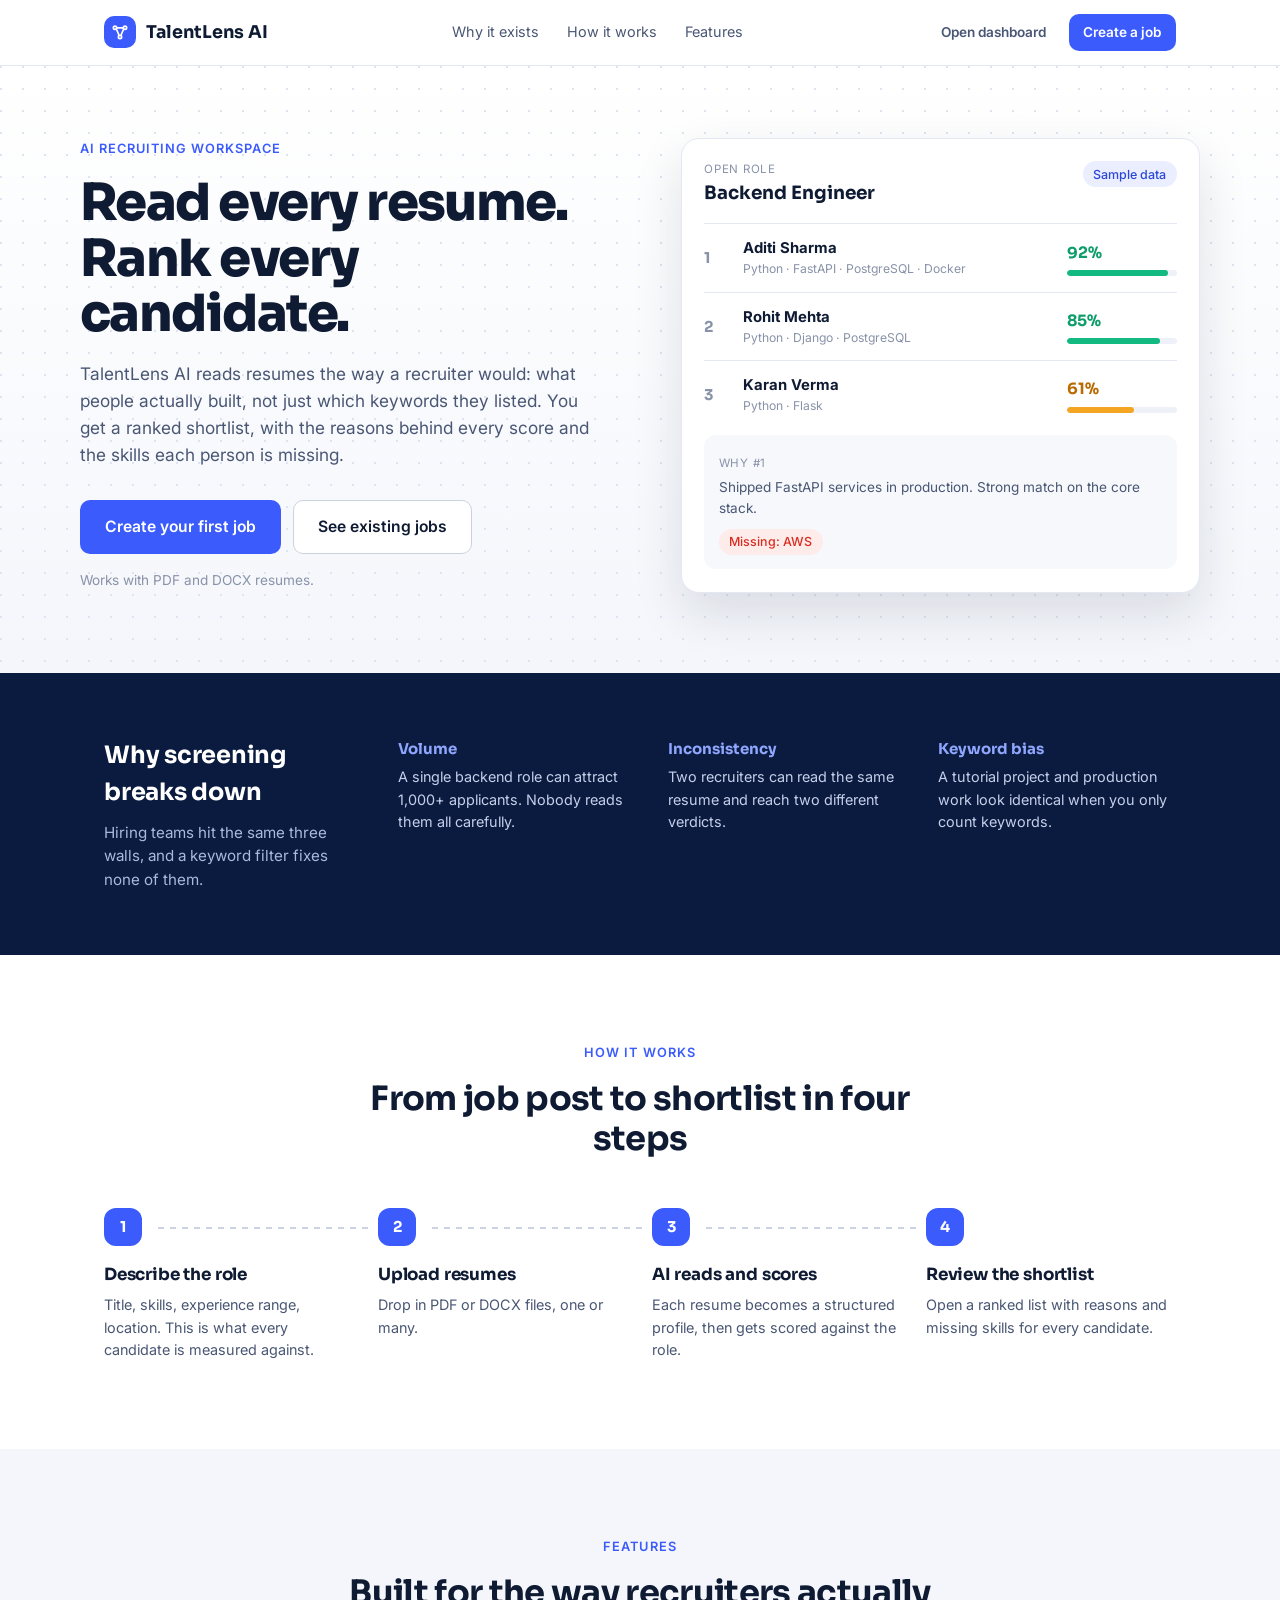
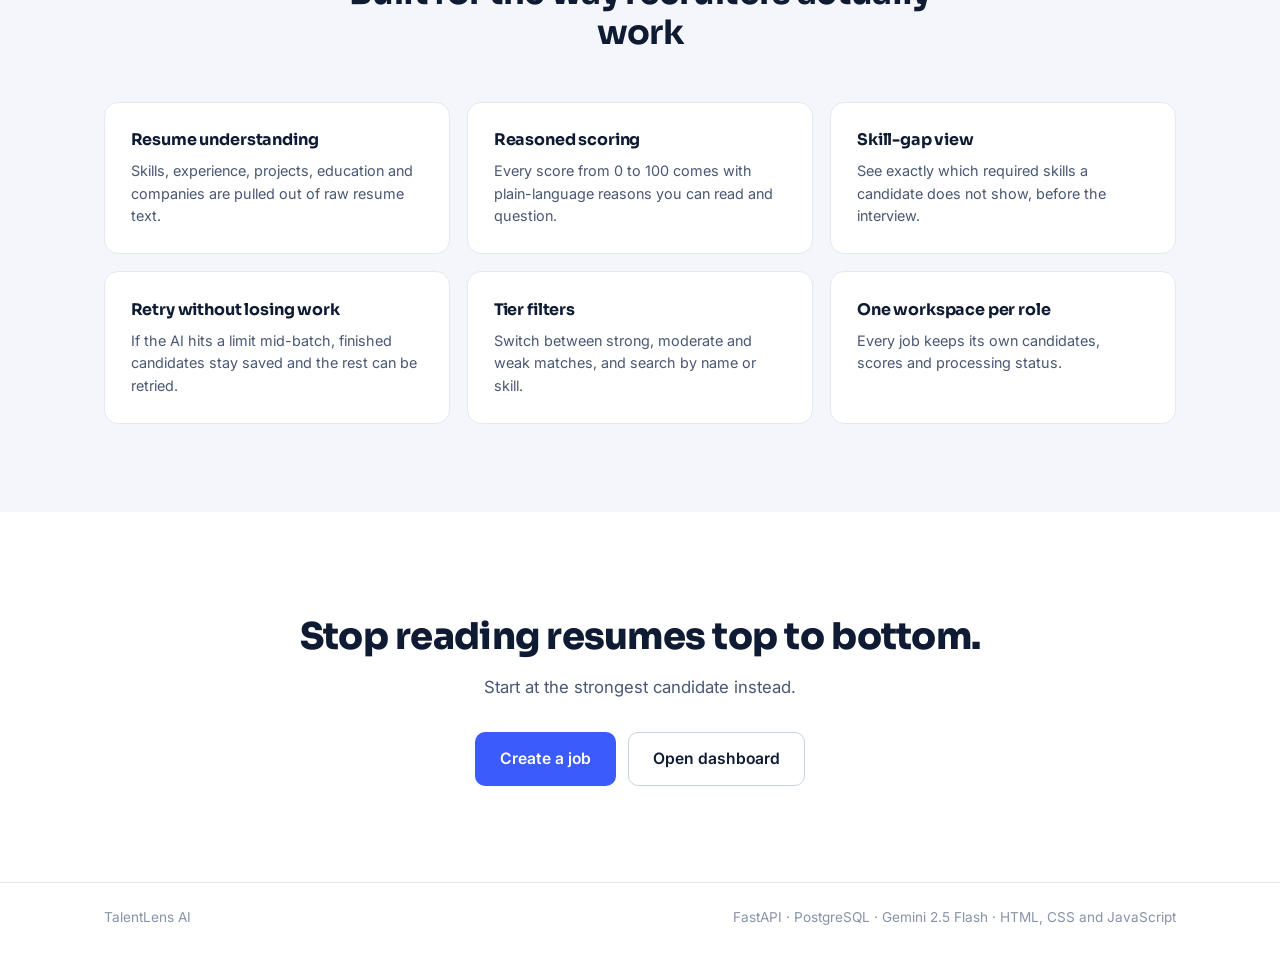
<file: frontend/index.html>
<!DOCTYPE html>
<html lang="en">

<head>
  <meta charset="UTF-8" />
  <meta name="viewport" content="width=device-width, initial-scale=1.0" />
  <title>TalentLens AI — Rank every candidate, read every resume</title>
  <meta name="description"
    content="TalentLens AI reads resumes the way a recruiter would and returns a ranked shortlist with the reasons behind every score." />
  <link rel="icon"
    href="data:image/svg+xml,%3Csvg xmlns='http://www.w3.org/2000/svg' viewBox='0 0 32 32'%3E%3Crect width='32' height='32' rx='9' fill='%233B5BFD'/%3E%3Ccircle cx='10' cy='11' r='3' fill='white'/%3E%3Ccircle cx='22' cy='11' r='3' fill='white'/%3E%3Ccircle cx='16' cy='23' r='3' fill='white'/%3E%3C/svg%3E" />

  <link rel="preconnect" href="https://fonts.googleapis.com" />
  <link rel="preconnect" href="https://fonts.gstatic.com" crossorigin />
  <link
    href="https://fonts.googleapis.com/css2?family=Inter:wght@400;500;600&family=Sora:wght@500;600;700;800&display=swap"
    rel="stylesheet" />
  <link rel="stylesheet" href="css/styles.css" />
  <link rel="stylesheet" href="css/landing.css" />
</head>

<body class="landing">

  <header class="l-nav">
    <div class="l-nav-inner">
      <a class="l-logo" href="index.html">
        <span class="brand-mark" aria-hidden="true">
          <svg viewBox="0 0 24 24" fill="none" stroke="currentColor" stroke-width="2" stroke-linecap="round"
            stroke-linejoin="round">
            <circle cx="6" cy="7" r="2" />
            <circle cx="18" cy="7" r="2" />
            <circle cx="12" cy="18" r="2" />
            <path d="M7.6 8.4l3.3 7.6M16.4 8.4l-3.3 7.6M8 7h8" />
          </svg>
        </span>
        TalentLens AI
      </a>
      <nav class="l-links" aria-label="Page sections">
        <a href="#problem">Why it exists</a>
        <a href="#how">How it works</a>
        <a href="#features">Features</a>
      </nav>
      <div class="l-actions">
        <a class="btn btn-ghost btn-sm" href="jobs.html">Open dashboard</a>
        <a class="btn btn-primary btn-sm" href="create-job.html">Create a job</a>
      </div>
    </div>
  </header>

  <main>
    <!-- HERO -->
    <section class="l-hero">
      <div class="l-hero-grid">
        <div class="l-hero-copy">
          <p class="l-eyebrow">AI recruiting workspace</p>
          <h1 class="l-title">Read every resume.<br />Rank every candidate.</h1>
          <p class="l-sub">
            TalentLens AI reads resumes the way a recruiter would: what people actually
            built, not just which keywords they listed. You get a ranked shortlist,
            with the reasons behind every score and the skills each person is missing.
          </p>
          <div class="l-cta-row">
            <a class="btn btn-primary btn-lg" href="create-job.html">Create your first job</a>
            <a class="btn btn-outline btn-lg" href="jobs.html">See existing jobs</a>
          </div>
          <p class="l-note">Works with PDF and DOCX resumes.</p>
        </div>

        <!-- Sample card: static example, not real data -->
        <div class="mock" aria-label="Example of a ranked shortlist">
          <div class="mock-top">
            <div>
              <span class="mock-label">Open role</span>
              <strong class="mock-title">Backend Engineer</strong>
            </div>
            <span class="chip chip-brand">Sample data</span>
          </div>

          <div class="mock-row">
            <span class="mock-rank">1</span>
            <div class="mock-who">
              <strong>Aditi Sharma</strong>
              <span>Python · FastAPI · PostgreSQL · Docker</span>
            </div>
            <div class="mock-score tier-high"><b>92%</b><i><u style="width:92%"></u></i></div>
          </div>
          <div class="mock-row">
            <span class="mock-rank">2</span>
            <div class="mock-who">
              <strong>Rohit Mehta</strong>
              <span>Python · Django · PostgreSQL</span>
            </div>
            <div class="mock-score tier-high"><b>85%</b><i><u style="width:85%"></u></i></div>
          </div>
          <div class="mock-row">
            <span class="mock-rank">3</span>
            <div class="mock-who">
              <strong>Karan Verma</strong>
              <span>Python · Flask</span>
            </div>
            <div class="mock-score tier-mid"><b>61%</b><i><u style="width:61%"></u></i></div>
          </div>

          <div class="mock-foot">
            <span class="mock-foot-label">Why #1</span>
            <p>Shipped FastAPI services in production. Strong match on the core stack.</p>
            <span class="chip chip-bad">Missing: AWS</span>
          </div>
        </div>
      </div>
    </section>

    <!-- PROBLEM -->
    <section class="l-strip" id="problem">
      <div class="l-wrap l-strip-grid">
        <div>
          <h2>Why screening breaks down</h2>
          <p>Hiring teams hit the same three walls, and a keyword filter fixes none of them.</p>
        </div>
        <div class="l-problem">
          <strong>Volume</strong>
          <p>A single backend role can attract 1,000+ applicants. Nobody reads them all carefully.</p>
        </div>
        <div class="l-problem">
          <strong>Inconsistency</strong>
          <p>Two recruiters can read the same resume and reach two different verdicts.</p>
        </div>
        <div class="l-problem">
          <strong>Keyword bias</strong>
          <p>A tutorial project and production work look identical when you only count keywords.</p>
        </div>
      </div>
    </section>

    <!-- HOW IT WORKS -->
    <section class="l-section" id="how">
      <div class="l-wrap">
        <p class="l-eyebrow center">How it works</p>
        <h2 class="l-h2">From job post to shortlist in four steps</h2>
        <ol class="l-steps">
          <li>
            <span class="l-step-num">1</span>
            <h3>Describe the role</h3>
            <p>Title, skills, experience range, location. This is what every candidate is measured against.</p>
          </li>
          <li>
            <span class="l-step-num">2</span>
            <h3>Upload resumes</h3>
            <p>Drop in PDF or DOCX files, one or many.</p>
          </li>
          <li>
            <span class="l-step-num">3</span>
            <h3>AI reads and scores</h3>
            <p>Each resume becomes a structured profile, then gets scored against the role.</p>
          </li>
          <li>
            <span class="l-step-num">4</span>
            <h3>Review the shortlist</h3>
            <p>Open a ranked list with reasons and missing skills for every candidate.</p>
          </li>
        </ol>
      </div>
    </section>

    <!-- FEATURES -->
    <section class="l-section alt" id="features">
      <div class="l-wrap">
        <p class="l-eyebrow center">Features</p>
        <h2 class="l-h2">Built for the way recruiters actually work</h2>
        <div class="l-feature-grid">
          <article class="l-feature">
            <h3>Resume understanding</h3>
            <p>Skills, experience, projects, education and companies are pulled out of raw resume text.</p>
          </article>
          <article class="l-feature">
            <h3>Reasoned scoring</h3>
            <p>Every score from 0 to 100 comes with plain-language reasons you can read and question.</p>
          </article>
          <article class="l-feature">
            <h3>Skill-gap view</h3>
            <p>See exactly which required skills a candidate does not show, before the interview.</p>
          </article>
          <article class="l-feature">
            <h3>Retry without losing work</h3>
            <p>If the AI hits a limit mid-batch, finished candidates stay saved and the rest can be retried.</p>
          </article>
          <article class="l-feature">
            <h3>Tier filters</h3>
            <p>Switch between strong, moderate and weak matches, and search by name or skill.</p>
          </article>
          <article class="l-feature">
            <h3>One workspace per role</h3>
            <p>Every job keeps its own candidates, scores and processing status.</p>
          </article>
        </div>
      </div>
    </section>

    <!-- FINAL CTA -->
    <section class="l-final">
      <div class="l-wrap">
        <h2>Stop reading resumes top to bottom.</h2>
        <p>Start at the strongest candidate instead.</p>
        <div class="l-cta-row center">
          <a class="btn btn-primary btn-lg" href="create-job.html">Create a job</a>
          <a class="btn btn-outline btn-lg" href="jobs.html">Open dashboard</a>
        </div>
      </div>
    </section>
  </main>

  <footer class="l-footer">
    <div class="l-wrap l-footer-inner">
      <span>TalentLens AI</span>
      <span>FastAPI · PostgreSQL · Gemini 2.5 Flash · HTML, CSS and JavaScript</span>
    </div>
  </footer>

</body>

</html>
</file>
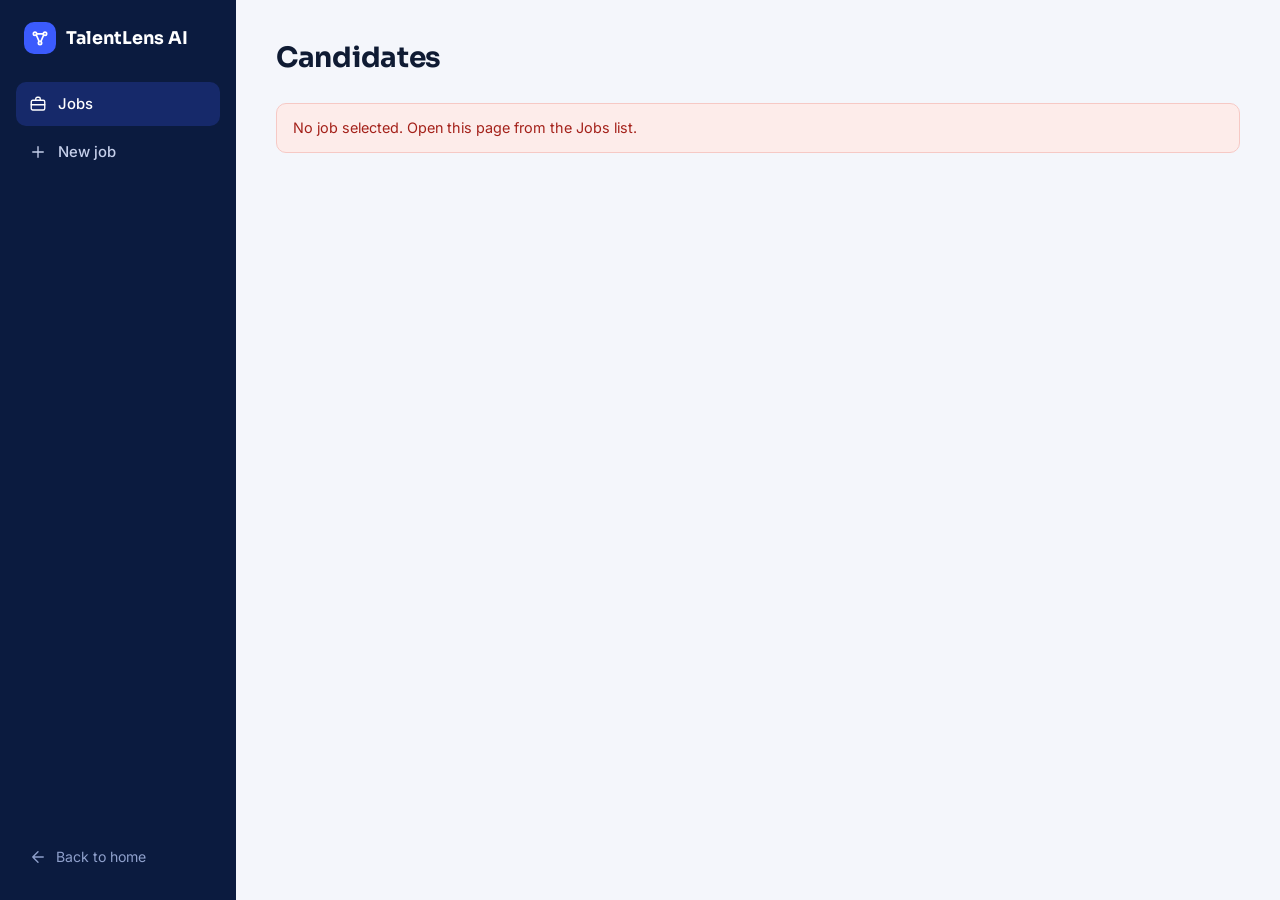
<file: frontend/candidates.html>
<!DOCTYPE html>
<html lang="en">
<head>
  <meta charset="UTF-8" />
  <meta name="viewport" content="width=device-width, initial-scale=1.0" />
  <title>Candidates — TalentLens AI</title>
  <link rel="icon" href="data:image/svg+xml,%3Csvg xmlns='http://www.w3.org/2000/svg' viewBox='0 0 32 32'%3E%3Crect width='32' height='32' rx='9' fill='%233B5BFD'/%3E%3Ccircle cx='10' cy='11' r='3' fill='white'/%3E%3Ccircle cx='22' cy='11' r='3' fill='white'/%3E%3Ccircle cx='16' cy='23' r='3' fill='white'/%3E%3C/svg%3E" />
  <link rel="preconnect" href="https://fonts.googleapis.com" />
  <link rel="preconnect" href="https://fonts.gstatic.com" crossorigin />
  <link href="https://fonts.googleapis.com/css2?family=Inter:wght@400;500;600&family=Sora:wght@500;600;700;800&display=swap" rel="stylesheet" />
  <link rel="stylesheet" href="css/styles.css" />
</head>
<body>
  <div class="app">
    <aside class="sidebar" id="sidebar"></aside>

    <main class="main">
      <div class="main-inner">

        <header id="job-head" class="page-head">
          <div>
            <h1>Candidates</h1>
          </div>
        </header>

        <div id="page-error" class="alert alert-error" hidden></div>
        <div id="banner" class="alert" hidden role="status"></div>

        <div id="loading" class="loading-block">
          <span class="spinner spinner-lg"></span><span>Loading candidates...</span>
        </div>

        <div id="content" hidden>

          <!-- Score distribution -->
          <section id="tier-card" class="card tier-card" hidden></section>

          <!-- Processing queue: candidates not yet extracted or scored -->
          <section id="queue-card" class="card queue" hidden></section>

          <!-- No candidates at all -->
          <section id="empty-card" class="card empty" hidden>
            <h2>No candidates yet</h2>
            <p>Upload resumes for this role to get a ranked shortlist with scores and reasons.</p>
            <a id="empty-upload" class="btn btn-primary btn-lg" href="#">Upload resumes</a>
          </section>

          <!-- Candidates exist, but none are scored yet -->
          <section id="none-ranked" class="empty" hidden>
            <p>No candidates are ranked yet. Use the processing queue above to extract and score them.</p>
          </section>

          <!-- Ranked list -->
          <section id="list-section" hidden>
            <div class="toolbar list-toolbar">
              <div class="search-box">
                <span id="search-icon"></span>
                <input id="search" type="search" placeholder="Search by name or skill" aria-label="Search candidates" />
              </div>
              <div id="tier-pills" class="pills" role="group" aria-label="Filter by match strength"></div>
              <select id="sort" class="select" aria-label="Sort candidates">
                <option value="score">Sort by score</option>
                <option value="name">Sort by name</option>
              </select>
            </div>
            <div id="no-results" class="empty" hidden><p>No candidates match your filters.</p></div>
            <div id="cand-list" class="cand-list"></div>
          </section>

        </div>
      </div>
    </main>
  </div>

  <script src="js/config.js"></script>
  <script src="js/api.js"></script>
  <script src="js/utils.js"></script>
  <script src="js/pipeline.js"></script>
  <script src="js/app-shell.js"></script>
  <script src="js/candidates.js"></script>
</body>
</html>
</file>
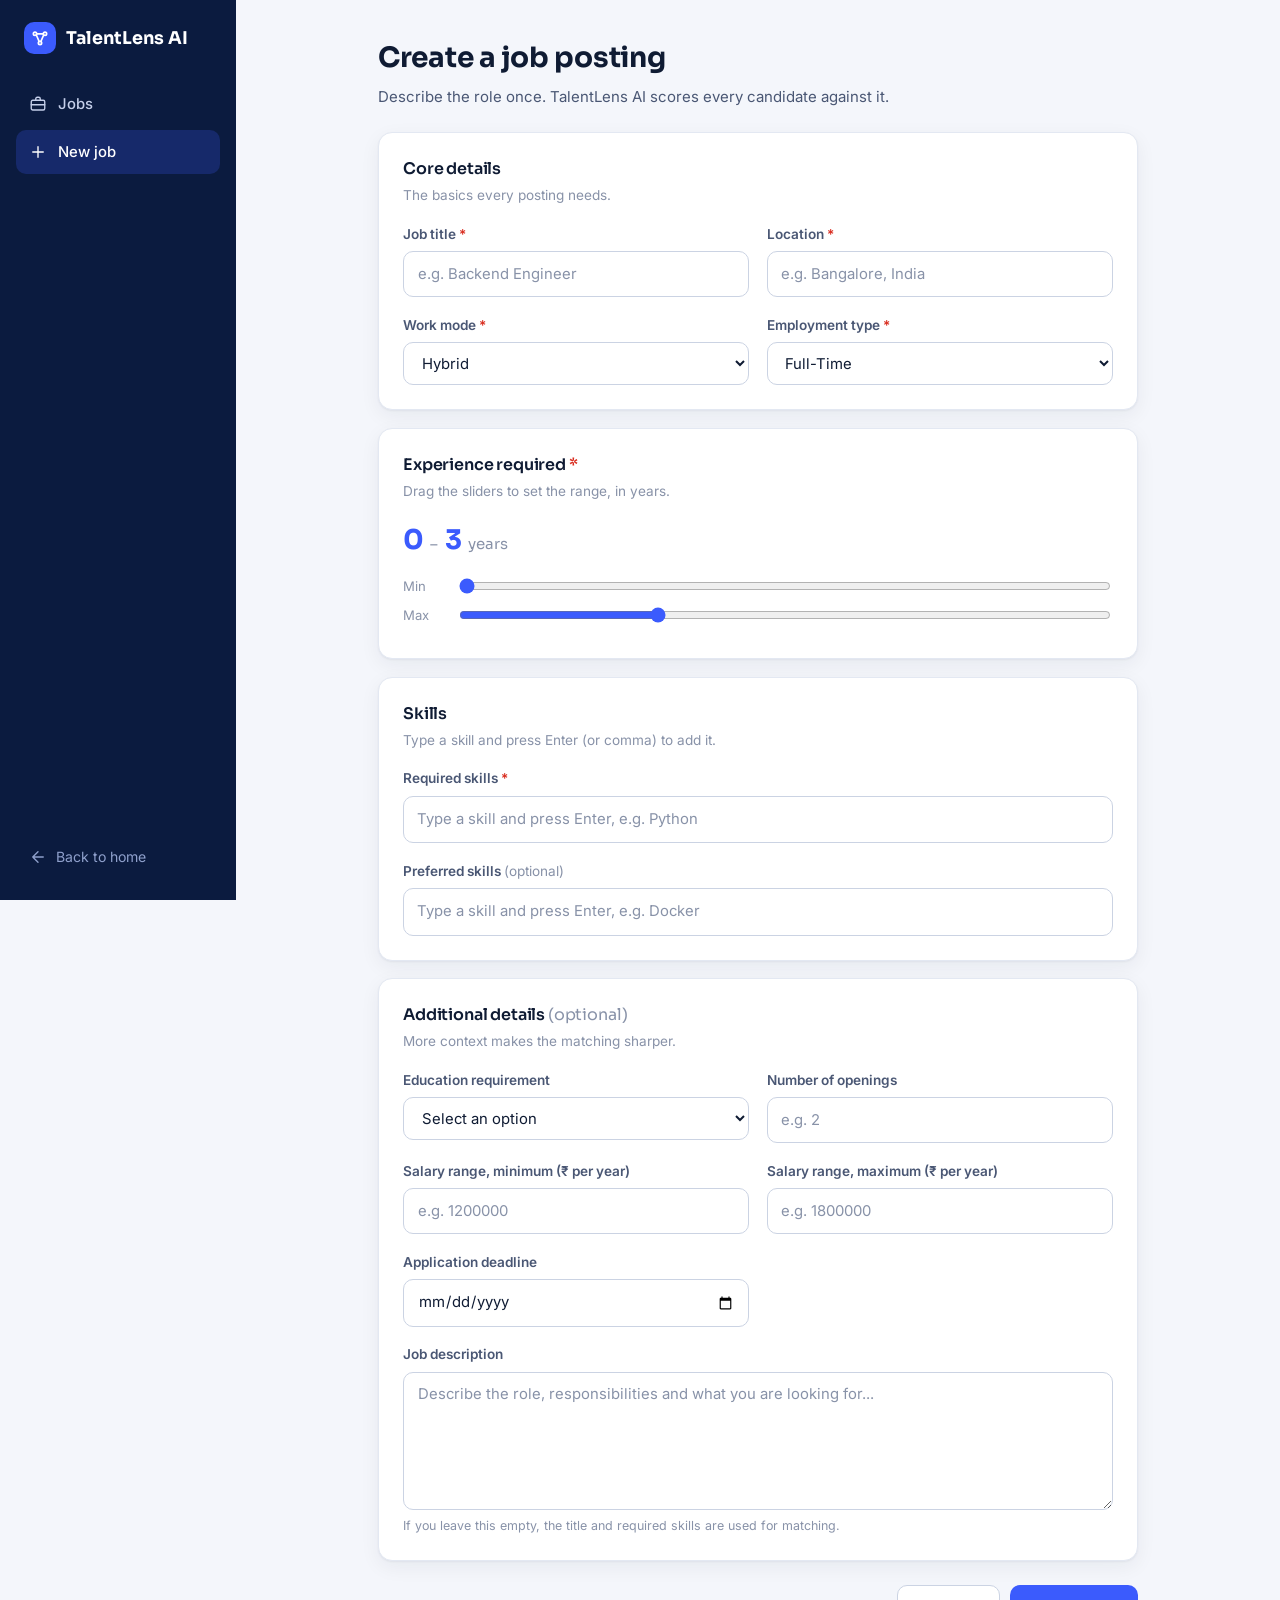
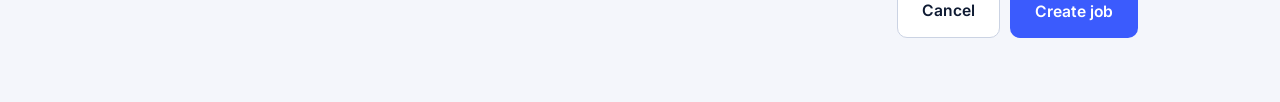
<file: frontend/create-job.html>
<!DOCTYPE html>
<html lang="en">

<head>
  <meta charset="UTF-8" />
  <meta name="viewport" content="width=device-width, initial-scale=1.0" />
  <title>Create job — TalentLens AI</title>
  <link rel="icon"
    href="data:image/svg+xml,%3Csvg xmlns='http://www.w3.org/2000/svg' viewBox='0 0 32 32'%3E%3Crect width='32' height='32' rx='9' fill='%233B5BFD'/%3E%3Ccircle cx='10' cy='11' r='3' fill='white'/%3E%3Ccircle cx='22' cy='11' r='3' fill='white'/%3E%3Ccircle cx='16' cy='23' r='3' fill='white'/%3E%3C/svg%3E" />
  <link rel="preconnect" href="https://fonts.googleapis.com" />
  <link rel="preconnect" href="https://fonts.gstatic.com" crossorigin />
  <link
    href="https://fonts.googleapis.com/css2?family=Inter:wght@400;500;600&family=Sora:wght@500;600;700;800&display=swap"
    rel="stylesheet" />
  <link rel="stylesheet" href="css/styles.css" />
</head>

<body>
  <div class="app">
    <aside class="sidebar" id="sidebar"></aside>

    <main class="main">
      <div class="main-inner form-page">

        <!-- FORM -->
        <div id="form-view">
          <header class="page-head">
            <div>
              <h1>Create a job posting</h1>
              <p class="page-sub">Describe the role once. TalentLens AI scores every candidate against it.</p>
            </div>
          </header>

          <form id="job-form" class="form-stack" novalidate>

            <section class="card">
              <h2 class="section-title">Core details</h2>
              <p class="section-sub">The basics every posting needs.</p>
              <div class="grid-2">
                <div class="field" data-field="title">
                  <label for="title">Job title <span class="req">*</span></label>
                  <input id="title" type="text" placeholder="e.g. Backend Engineer" autocomplete="off" />
                </div>
                <div class="field" data-field="location">
                  <label for="location">Location <span class="req">*</span></label>
                  <input id="location" type="text" list="city-list" placeholder="e.g. Bangalore, India"
                    autocomplete="off" />
                  <datalist id="city-list">
                    <option value="Bangalore, India"></option>
                    <option value="Hyderabad, India"></option>
                    <option value="Pune, India"></option>
                    <option value="Mumbai, India"></option>
                    <option value="Delhi NCR, India"></option>
                    <option value="Chennai, India"></option>
                    <option value="Indore, India"></option>
                    <option value="Remote, India"></option>
                  </datalist>
                </div>
                <div class="field" data-field="work_mode">
                  <label for="work_mode">Work mode <span class="req">*</span></label>
                  <select id="work_mode">
                    <option value="Remote">Remote</option>
                    <option value="Hybrid" selected>Hybrid</option>
                    <option value="Onsite">Onsite</option>
                  </select>
                </div>
                <div class="field" data-field="employment_type">
                  <label for="employment_type">Employment type <span class="req">*</span></label>
                  <select id="employment_type">
                    <option value="Full-Time" selected>Full-Time</option>
                    <option value="Internship">Internship</option>
                    <option value="Contract">Contract</option>
                  </select>
                </div>
              </div>
            </section>

            <section class="card">
              <h2 class="section-title">Experience required <span class="req">*</span></h2>
              <p class="section-sub">Drag the sliders to set the range, in years.</p>
              <div class="range-readout">
                <strong id="exp-min-out">0</strong><span>–</span><strong id="exp-max-out">3</strong><span>years</span>
              </div>
              <div class="range-row">
                <label for="exp-min">Min</label>
                <input id="exp-min" type="range" min="0" max="10" step="1" value="0" />
              </div>
              <div class="range-row">
                <label for="exp-max">Max</label>
                <input id="exp-max" type="range" min="0" max="10" step="1" value="3" />
              </div>
            </section>

            <section class="card">
              <h2 class="section-title">Skills</h2>
              <p class="section-sub">Type a skill and press Enter (or comma) to add it.</p>
              <div class="field" data-field="required_skills">
                <label>Required skills <span class="req">*</span></label>
                <div id="required-skills"></div>
              </div>
              <div class="field">
                <label>Preferred skills <span class="opt">(optional)</span></label>
                <div id="preferred-skills"></div>
              </div>
            </section>

            <section class="card">
              <h2 class="section-title">Additional details <span class="opt">(optional)</span></h2>
              <p class="section-sub">More context makes the matching sharper.</p>
              <div class="grid-2" style="margin-bottom:1.1rem">
                <div class="field">
                  <label for="education">Education requirement</label>
                  <select id="education">
                    <option value="">Select an option</option>
                    <option>No specific requirement</option>
                    <option>Diploma</option>
                    <option>Bachelor's Degree</option>
                    <option>Master's Degree</option>
                    <option>PhD</option>
                  </select>
                </div>
                <div class="field">
                  <label for="openings">Number of openings</label>
                  <input id="openings" type="number" min="1" step="1" placeholder="e.g. 2" />
                </div>
                <div class="field" data-field="salary">
                  <label for="salary-min">Salary range, minimum (₹ per year)</label>
                  <input id="salary-min" type="number" min="0" step="10000" placeholder="e.g. 1200000" />
                </div>
                <div class="field" data-field="salary-max">
                  <label for="salary-max">Salary range, maximum (₹ per year)</label>
                  <input id="salary-max" type="number" min="0" step="10000" placeholder="e.g. 1800000" />
                </div>
                <div class="field">
                  <label for="deadline">Application deadline</label>
                  <input id="deadline" type="date" />
                </div>
              </div>
              <div class="field">
                <label for="description">Job description</label>
                <textarea id="description" rows="5"
                  placeholder="Describe the role, responsibilities and what you are looking for..."></textarea>
                <span class="hint">If you leave this empty, the title and required skills are used for matching.</span>
              </div>
            </section>

            <div id="form-error" class="alert alert-error" hidden role="alert"></div>

            <div class="form-actions">
              <a class="btn btn-outline btn-lg" href="jobs.html">Cancel</a>
              <button id="submit-btn" class="btn btn-primary btn-lg" type="submit">Create job</button>
            </div>
          </form>
        </div>

        <!-- SUCCESS -->
        <div id="success-view" class="card success-card" hidden>
          <div class="success-mark" aria-hidden="true">&#10003;</div>
          <h2>Job created</h2>
          <p id="success-text"></p>
          <div class="success-actions">
            <a id="upload-link" class="btn btn-primary btn-lg" href="#">Upload resumes</a>
            <a class="btn btn-outline btn-lg" href="jobs.html">Go to jobs</a>
            <a class="btn btn-ghost btn-lg" href="create-job.html">Create another</a>
          </div>
        </div>

      </div>
    </main>
  </div>

  <script src="js/config.js"></script>
  <script src="js/api.js"></script>
  <script src="js/utils.js"></script>
  <script src="js/app-shell.js"></script>
  <script src="js/create-job.js"></script>
</body>

</html>
</file>
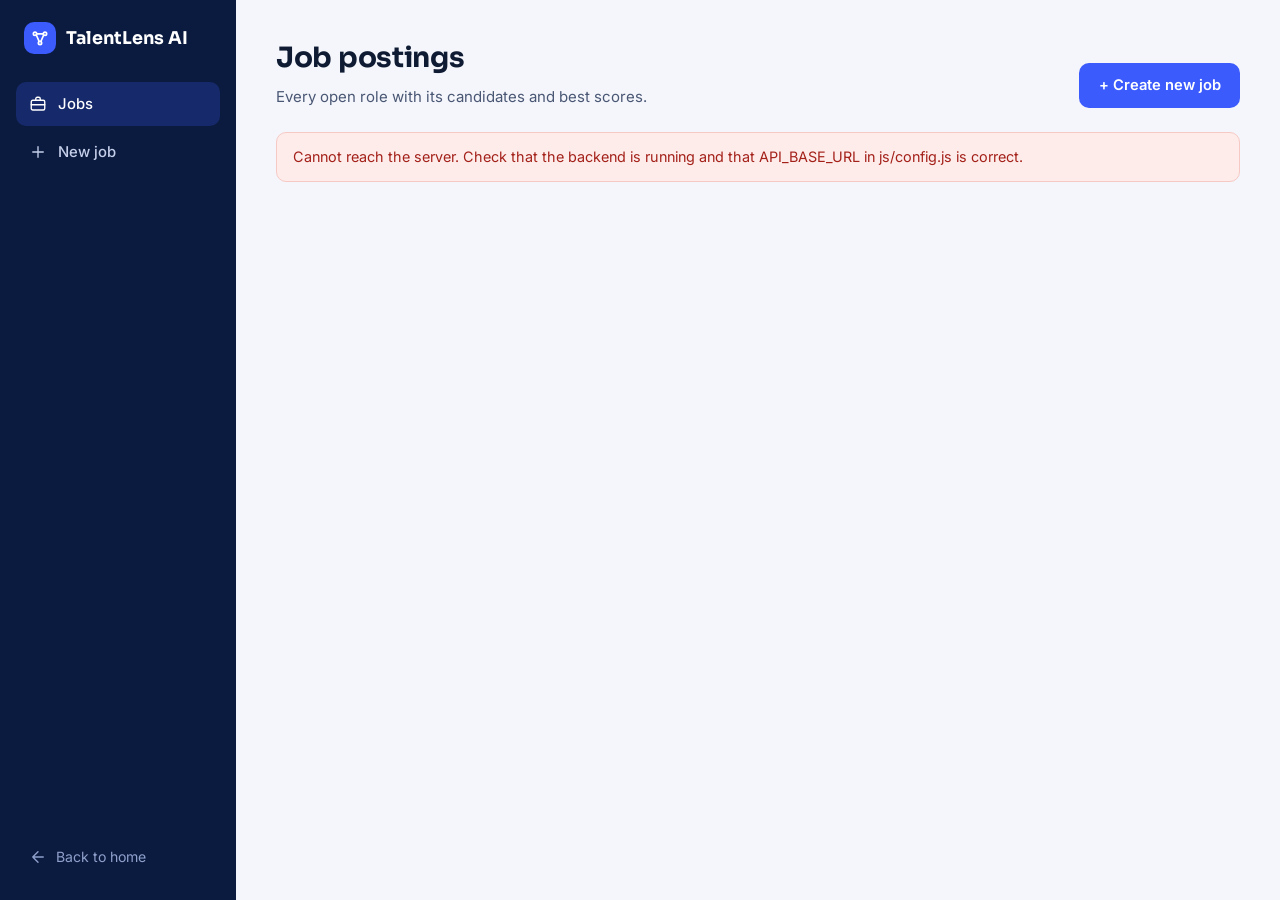
<file: frontend/jobs.html>
<!DOCTYPE html>
<html lang="en">

<head>
  <meta charset="UTF-8" />
  <meta name="viewport" content="width=device-width, initial-scale=1.0" />
  <title>Jobs — TalentLens AI</title>
  <link rel="icon"
    href="data:image/svg+xml,%3Csvg xmlns='http://www.w3.org/2000/svg' viewBox='0 0 32 32'%3E%3Crect width='32' height='32' rx='9' fill='%233B5BFD'/%3E%3Ccircle cx='10' cy='11' r='3' fill='white'/%3E%3Ccircle cx='22' cy='11' r='3' fill='white'/%3E%3Ccircle cx='16' cy='23' r='3' fill='white'/%3E%3C/svg%3E" />
  <link rel="preconnect" href="https://fonts.googleapis.com" />
  <link rel="preconnect" href="https://fonts.gstatic.com" crossorigin />
  <link
    href="https://fonts.googleapis.com/css2?family=Inter:wght@400;500;600&family=Sora:wght@500;600;700;800&display=swap"
    rel="stylesheet" />
  <link rel="stylesheet" href="css/styles.css" />
</head>

<body>
  <div class="app">
    <aside class="sidebar" id="sidebar"></aside>

    <main class="main">
      <div class="main-inner">

        <header class="page-head">
          <div>
            <h1>Job postings</h1>
            <p class="page-sub">Every open role with its candidates and best scores.</p>
          </div>
          <div class="head-actions">
            <a class="btn btn-primary" href="create-job.html">+ Create new job</a>
          </div>
        </header>

        <div id="error" class="alert alert-error" hidden></div>

        <section id="stats" class="stat-grid" hidden></section>

        <section id="toolbar" class="toolbar" hidden>
          <div class="search-box">
            <span id="search-icon"></span>
            <input id="search" type="search" placeholder="Search by title or location" aria-label="Search jobs" />
          </div>
          <div id="mode-pills" class="pills" role="group" aria-label="Filter by work mode"></div>
        </section>

        <section id="loading" class="job-grid">
          <div class="skeleton">
            <div class="sk-line w40"></div>
            <div class="sk-line"></div>
            <div class="sk-line w70"></div>
          </div>
          <div class="skeleton">
            <div class="sk-line w40"></div>
            <div class="sk-line"></div>
            <div class="sk-line w70"></div>
          </div>
          <div class="skeleton">
            <div class="sk-line w40"></div>
            <div class="sk-line"></div>
            <div class="sk-line w70"></div>
          </div>
        </section>

        <section id="empty" class="card empty" hidden>
          <h2>No job postings yet</h2>
          <p>Create your first role, then upload resumes to get a ranked shortlist.</p>
          <a class="btn btn-primary btn-lg" href="create-job.html">Create your first job</a>
        </section>

        <section id="no-match" class="empty" hidden>
          <p>No jobs match your search or filter.</p>
        </section>

        <section id="grid" class="job-grid" hidden></section>

      </div>
    </main>
  </div>

  <script src="js/config.js"></script>
  <script src="js/api.js"></script>
  <script src="js/utils.js"></script>
  <script src="js/app-shell.js"></script>
  <script src="js/jobs.js"></script>
</body>

</html>
</file>
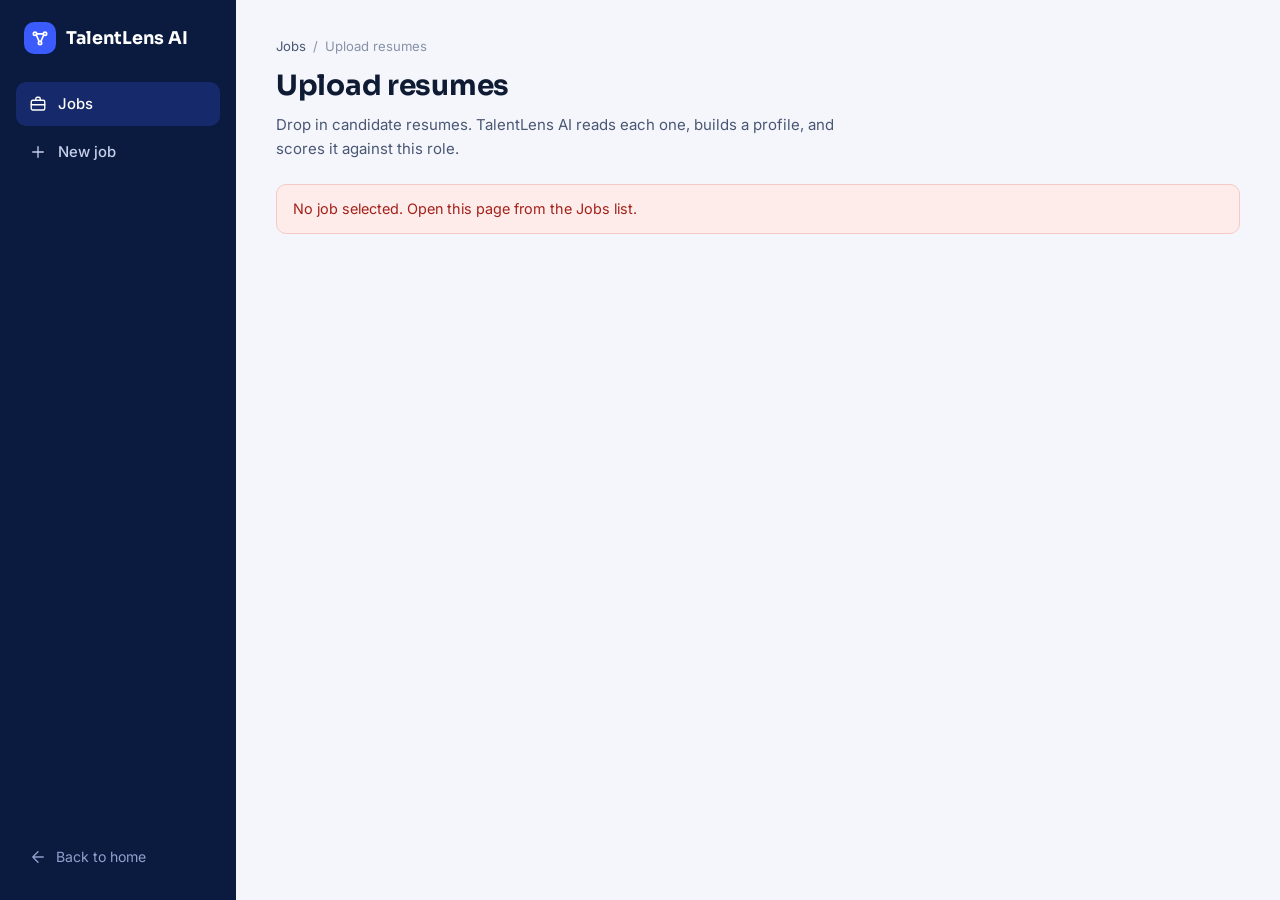
<file: frontend/upload.html>
<!DOCTYPE html>
<html lang="en">

<head>
  <meta charset="UTF-8" />
  <meta name="viewport" content="width=device-width, initial-scale=1.0" />
  <title>Upload resumes — TalentLens AI</title>
  <link rel="icon"
    href="data:image/svg+xml,%3Csvg xmlns='http://www.w3.org/2000/svg' viewBox='0 0 32 32'%3E%3Crect width='32' height='32' rx='9' fill='%233B5BFD'/%3E%3Ccircle cx='10' cy='11' r='3' fill='white'/%3E%3Ccircle cx='22' cy='11' r='3' fill='white'/%3E%3Ccircle cx='16' cy='23' r='3' fill='white'/%3E%3C/svg%3E" />
  <link rel="preconnect" href="https://fonts.googleapis.com" />
  <link rel="preconnect" href="https://fonts.gstatic.com" crossorigin />
  <link
    href="https://fonts.googleapis.com/css2?family=Inter:wght@400;500;600&family=Sora:wght@500;600;700;800&display=swap"
    rel="stylesheet" />
  <link rel="stylesheet" href="css/styles.css" />
</head>

<body>
  <div class="app">
    <aside class="sidebar" id="sidebar"></aside>

    <main class="main">
      <div class="main-inner">

        <header class="page-head">
          <div>
            <nav class="crumbs" aria-label="Breadcrumb">
              <a href="jobs.html">Jobs</a><span>/</span><span id="crumb-title">Upload resumes</span>
            </nav>
            <h1>Upload resumes</h1>
            <p class="page-sub">Drop in candidate resumes. TalentLens AI reads each one, builds a profile, and scores it
              against this role.</p>
          </div>
        </header>

        <div id="page-error" class="alert alert-error" hidden></div>

        <div class="upload-layout">

          <!-- LEFT: upload + progress -->
          <div class="stack">

            <!-- Step A: choose files -->
            <section id="upload-panel" class="stack">
              <label id="dropzone" class="dropzone" for="file-input">
                <span class="dz-icon" id="dz-icon"></span>
                <span class="dz-title">Drag and drop resumes here</span>
                <span class="dz-sub">or click to browse your files</span>
                <span class="dz-formats">PDF or DOCX &middot; several files at once</span>
              </label>
              <input id="file-input" type="file" accept=".pdf,.docx" multiple hidden />

              <div id="file-box" class="card" hidden>
                <div class="file-box-head">
                  <span id="file-count"></span>
                  <button id="clear-files" class="link-btn" type="button">Clear all</button>
                </div>
                <ul id="file-list" class="file-list"></ul>
              </div>

              <div id="form-error" class="alert alert-error" hidden role="alert"></div>

              <button id="start-btn" class="btn btn-primary btn-lg btn-block" type="button" disabled>Process
                resumes</button>
              <p class="note">
                Each resume takes roughly 15 seconds, because requests are paced to stay within the AI rate limit.
                Keep this tab open while it runs.
              </p>
            </section>

            <!-- Step B: live progress -->
            <section id="pipeline-panel" class="card" hidden>
              <h2 class="section-title" style="margin-bottom:1.1rem">Processing</h2>
              <ol id="steps" class="timeline"></ol>
            </section>

            <!-- Step C: summary -->
            <section id="summary-panel" class="card" hidden>
              <div id="summary-alert" class="alert" style="margin-bottom:0"></div>
              <div class="summary-stats">
                <div class="sum-stat"><strong id="sum-uploaded">0</strong><span>uploaded</span></div>
                <div class="sum-stat"><strong id="sum-extracted">0</strong><span>profiles extracted</span></div>
                <div class="sum-stat"><strong id="sum-scored">0</strong><span>scored</span></div>
              </div>
              <div class="summary-actions">
                <a id="view-link" class="btn btn-primary" href="#">View ranked candidates</a>
                <button id="again-btn" class="btn btn-outline" type="button">Upload more resumes</button>
              </div>
            </section>
          </div>

          <!-- RIGHT: role snapshot -->
          <aside class="snapshot">
            <div id="snapshot-loading" class="skeleton">
              <div class="sk-line w40"></div>
              <div class="sk-line"></div>
              <div class="sk-line w70"></div>
            </div>
            <div id="snapshot" class="card" hidden></div>
          </aside>

        </div>
      </div>
    </main>
  </div>

  <script src="js/config.js"></script>
  <script src="js/api.js"></script>
  <script src="js/utils.js"></script>
  <script src="js/pipeline.js"></script>
  <script src="js/app-shell.js"></script>
  <script src="js/upload.js"></script>
</body>

</html>
</file>
<file: frontend/css/styles.css>
/* =========================================================
   TalentLens AI — shared styles
   Light workspace with a navy sidebar.
   ========================================================= */

:root {
  --bg: #F4F6FB;
  --panel: #FFFFFF;
  --ink: #0F1B33;
  --ink-2: #4A5774;
  --ink-3: #8892A8;
  --line: #E3E8F2;
  --line-strong: #CBD3E3;

  --navy: #0B1B3F;
  --navy-2: #16296A;

  --brand: #3B5BFD;
  --brand-dark: #2B47D9;
  --brand-soft: #EAEEFF;

  --good: #0F9D6B;
  --good-soft: #E6F6EF;
  --warn: #B96A00;
  --warn-soft: #FFF3DA;
  --bad: #D92D20;
  --bad-soft: #FDECEA;

  --radius: 14px;
  --radius-sm: 10px;
  --shadow: 0 1px 2px rgba(15, 27, 51, 0.05), 0 6px 20px rgba(15, 27, 51, 0.06);

  --font-body: "Inter", system-ui, -apple-system, "Segoe UI", sans-serif;
  --font-display: "Sora", "Inter", system-ui, sans-serif;
}

* {
  box-sizing: border-box;
}

html {
  scroll-behavior: smooth;
}

body {
  margin: 0;
  background: var(--bg);
  color: var(--ink);
  font-family: var(--font-body);
  font-size: 15px;
  line-height: 1.55;
  -webkit-font-smoothing: antialiased;
}

[hidden] {
  display: none !important;
}

h1,
h2,
h3,
h4 {
  font-family: var(--font-display);
  margin: 0;
  letter-spacing: -0.01em;
}

p {
  margin: 0;
}

a {
  color: inherit;
}

button {
  font-family: inherit;
}

.icon {
  display: inline-flex;
  width: 18px;
  height: 18px;
  flex-shrink: 0;
}

.icon svg {
  width: 100%;
  height: 100%;
}

:focus-visible {
  outline: 2px solid var(--brand);
  outline-offset: 2px;
}

/* ---------- Tier colours (set on an element, children read the variables) ---------- */
.tier-high {
  --tier: var(--good);
  --tier-soft: var(--good-soft);
  --tier-bar: #12B981;
}

.tier-mid {
  --tier: var(--warn);
  --tier-soft: var(--warn-soft);
  --tier-bar: #F5A524;
}

.tier-low {
  --tier: var(--bad);
  --tier-soft: var(--bad-soft);
  --tier-bar: #F0524A;
}

/* =========================================================
   App shell
   ========================================================= */
.app {
  display: grid;
  grid-template-columns: 236px 1fr;
  min-height: 100vh;
}

.sidebar {
  background: var(--navy);
  color: #C5CFEA;
  padding: 1.4rem 1rem;
  display: flex;
  flex-direction: column;
  gap: 1.75rem;
  position: sticky;
  top: 0;
  height: 100vh;
}

.side-brand {
  display: flex;
  align-items: center;
  gap: 0.65rem;
  padding: 0 0.5rem;
  text-decoration: none;
  color: #fff;
  font-family: var(--font-display);
  font-weight: 700;
  font-size: 1.1rem;
}

.brand-mark {
  width: 32px;
  height: 32px;
  border-radius: 10px;
  background: var(--brand);
  color: #fff;
  display: inline-flex;
  align-items: center;
  justify-content: center;
  padding: 6px;
}

.brand-mark svg {
  width: 100%;
  height: 100%;
}

.side-nav {
  display: flex;
  flex-direction: column;
  gap: 0.25rem;
}

.side-link {
  display: flex;
  align-items: center;
  gap: 0.7rem;
  padding: 0.65rem 0.8rem;
  border-radius: 10px;
  text-decoration: none;
  font-weight: 500;
  font-size: 0.93rem;
  color: #C5CFEA;
  transition: background 0.15s ease, color 0.15s ease;
}

.side-link:hover {
  background: rgba(255, 255, 255, 0.07);
  color: #fff;
}

.side-link.is-active {
  background: var(--navy-2);
  color: #fff;
}

.side-foot {
  margin-top: auto;
  display: flex;
  align-items: center;
  gap: 0.6rem;
  padding: 0.6rem 0.8rem;
  border-radius: 10px;
  text-decoration: none;
  font-size: 0.88rem;
  color: #8FA0CC;
}

.side-foot:hover {
  color: #fff;
}

.main {
  padding: 2.25rem 2.5rem 4rem;
  min-width: 0;
}

.main-inner {
  max-width: 1080px;
  margin: 0 auto;
}

/* ---------- Page header ---------- */
.page-head {
  display: flex;
  justify-content: space-between;
  align-items: flex-end;
  gap: 1.5rem;
  margin-bottom: 1.5rem;
}

.page-head h1 {
  font-size: 1.75rem;
  font-weight: 700;
}

.page-sub {
  color: var(--ink-2);
  margin-top: 0.35rem;
  max-width: 560px;
}

.head-actions {
  display: flex;
  gap: 0.6rem;
  flex-wrap: wrap;
}

.crumbs {
  display: flex;
  gap: 0.45rem;
  align-items: center;
  font-size: 0.82rem;
  color: var(--ink-3);
  margin-bottom: 0.5rem;
}

.crumbs a {
  text-decoration: none;
  color: var(--ink-2);
}

.crumbs a:hover {
  color: var(--brand);
}

.meta-row {
  display: flex;
  flex-wrap: wrap;
  gap: 0.4rem;
  margin-top: 0.8rem;
}

/* =========================================================
   Buttons, chips, alerts
   ========================================================= */
.btn {
  display: inline-flex;
  align-items: center;
  justify-content: center;
  gap: 0.5rem;
  border-radius: var(--radius-sm);
  padding: 0.65rem 1.15rem;
  font-weight: 600;
  font-size: 0.92rem;
  cursor: pointer;
  text-decoration: none;
  border: 1px solid transparent;
  transition: background 0.15s ease, border-color 0.15s ease, transform 0.15s ease;
  white-space: nowrap;
}

.btn:disabled {
  opacity: 0.5;
  cursor: not-allowed;
  transform: none !important;
}

.btn-primary {
  background: var(--brand);
  color: #fff;
}

.btn-primary:hover:not(:disabled) {
  background: var(--brand-dark);
  transform: translateY(-1px);
}

.btn-outline {
  background: var(--panel);
  color: var(--ink);
  border-color: var(--line-strong);
}

.btn-outline:hover:not(:disabled) {
  border-color: var(--brand);
  color: var(--brand);
}

.btn-ghost {
  background: transparent;
  color: var(--ink-2);
}

.btn-ghost:hover:not(:disabled) {
  background: var(--brand-soft);
  color: var(--brand);
}

.btn-lg {
  padding: 0.85rem 1.5rem;
  font-size: 0.98rem;
}

.btn-sm {
  padding: 0.45rem 0.85rem;
  font-size: 0.85rem;
}

.btn-block {
  width: 100%;
}

.icon-btn {
  background: none;
  border: none;
  color: var(--ink-3);
  font-size: 1.25rem;
  line-height: 1;
  cursor: pointer;
  padding: 0.1rem 0.4rem;
  border-radius: 6px;
}

.icon-btn:hover:not(:disabled) {
  color: var(--bad);
  background: var(--bad-soft);
}

.icon-btn:disabled {
  opacity: 0.4;
  cursor: not-allowed;
}

.chip {
  display: inline-flex;
  align-items: center;
  font-size: 0.78rem;
  font-weight: 500;
  padding: 0.22rem 0.65rem;
  border-radius: 999px;
  background: #EEF1F8;
  color: var(--ink-2);
}

.chip-brand {
  background: var(--brand-soft);
  color: var(--brand-dark);
}

.chip-good {
  background: var(--good-soft);
  color: var(--good);
}

.chip-bad {
  background: var(--bad-soft);
  color: var(--bad);
}

.chip-outline {
  background: transparent;
  border: 1px solid var(--line-strong);
}

.alert {
  border-radius: var(--radius-sm);
  padding: 0.8rem 1rem;
  font-size: 0.9rem;
  margin-bottom: 1rem;
  border: 1px solid transparent;
}

.alert-error {
  background: var(--bad-soft);
  color: #A4211A;
  border-color: #F6C9C5;
}

.alert-warn {
  background: var(--warn-soft);
  color: #8A5000;
  border-color: #F3DDA8;
}

.alert-success {
  background: var(--good-soft);
  color: #0A7A52;
  border-color: #BFE7D6;
}

.alert-info {
  background: var(--brand-soft);
  color: var(--brand-dark);
  border-color: #CFD8FF;
}

.spinner {
  width: 16px;
  height: 16px;
  border-radius: 50%;
  border: 2px solid var(--line-strong);
  border-top-color: var(--brand);
  animation: spin 0.75s linear infinite;
  flex-shrink: 0;
}

.spinner-lg {
  width: 30px;
  height: 30px;
  border-width: 3px;
}

@keyframes spin {
  to {
    transform: rotate(360deg);
  }
}

.card {
  background: var(--panel);
  border: 1px solid var(--line);
  border-radius: var(--radius);
  box-shadow: var(--shadow);
  padding: 1.5rem;
}

.empty {
  text-align: center;
  padding: 3rem 1.5rem;
}

.empty h2 {
  font-size: 1.2rem;
  margin: 0.4rem 0 0.4rem;
}

.empty p {
  color: var(--ink-2);
  max-width: 420px;
  margin: 0 auto 1.25rem;
}

.loading-block {
  display: flex;
  align-items: center;
  justify-content: center;
  gap: 0.75rem;
  padding: 3rem 0;
  color: var(--ink-2);
}

.skeleton {
  background: var(--panel);
  border: 1px solid var(--line);
  border-radius: var(--radius);
  padding: 1.4rem;
}

.sk-line {
  height: 12px;
  border-radius: 6px;
  background: #E9EDF6;
  margin-bottom: 0.75rem;
  animation: pulse 1.3s ease-in-out infinite;
}

.sk-line.w40 {
  width: 40%;
}

.sk-line.w70 {
  width: 70%;
}

@keyframes pulse {

  0%,
  100% {
    opacity: 0.55;
  }

  50% {
    opacity: 1;
  }
}

/* =========================================================
   Jobs page
   ========================================================= */
.stat-grid {
  display: grid;
  grid-template-columns: repeat(3, 1fr);
  gap: 1rem;
  margin-bottom: 1.5rem;
}

.stat {
  padding: 1.1rem 1.3rem;
}

.stat-value {
  font-family: var(--font-display);
  font-size: 1.7rem;
  font-weight: 700;
  line-height: 1.1;
}

.stat-label {
  color: var(--ink-2);
  font-size: 0.85rem;
  margin-top: 0.25rem;
}

.toolbar {
  display: flex;
  flex-wrap: wrap;
  gap: 0.75rem;
  align-items: center;
  justify-content: space-between;
  margin-bottom: 1.1rem;
}

.search-box {
  position: relative;
  flex: 1;
  min-width: 220px;
  max-width: 340px;
}

.search-box .icon {
  position: absolute;
  left: 0.8rem;
  top: 50%;
  transform: translateY(-50%);
  color: var(--ink-3);
  width: 17px;
  height: 17px;
}

.search-box input {
  width: 100%;
  padding: 0.6rem 0.9rem 0.6rem 2.4rem;
  border: 1px solid var(--line-strong);
  border-radius: var(--radius-sm);
  background: var(--panel);
  font: inherit;
  font-size: 0.9rem;
  color: var(--ink);
}

.search-box input:focus {
  outline: none;
  border-color: var(--brand);
  box-shadow: 0 0 0 3px var(--brand-soft);
}

.pills {
  display: flex;
  gap: 0.4rem;
  flex-wrap: wrap;
}

.pill {
  background: var(--panel);
  border: 1px solid var(--line-strong);
  border-radius: 999px;
  padding: 0.4rem 0.9rem;
  font-size: 0.83rem;
  font-weight: 500;
  color: var(--ink-2);
  cursor: pointer;
  transition: all 0.15s ease;
}

.pill:hover {
  border-color: var(--brand);
  color: var(--brand);
}

.pill.is-active {
  background: var(--brand);
  border-color: var(--brand);
  color: #fff;
}

.select {
  background: var(--panel);
  border: 1px solid var(--line-strong);
  border-radius: var(--radius-sm);
  padding: 0.5rem 0.8rem;
  font: inherit;
  font-size: 0.88rem;
  color: var(--ink);
  cursor: pointer;
}

.job-grid {
  display: grid;
  grid-template-columns: repeat(auto-fill, minmax(320px, 1fr));
  gap: 1rem;
}

.job-card {
  position: relative;
  background: var(--panel);
  border: 1px solid var(--line);
  border-radius: var(--radius);
  box-shadow: var(--shadow);
  padding: 1.35rem 1.4rem 1.1rem;
  display: flex;
  flex-direction: column;
  gap: 0.85rem;
  transition: border-color 0.15s ease, transform 0.15s ease;
}

.job-card:hover {
  border-color: var(--brand);
  transform: translateY(-2px);
}

.job-top {
  display: flex;
  justify-content: space-between;
  align-items: flex-start;
  gap: 0.75rem;
}

.job-top h3 {
  font-size: 1.05rem;
  font-weight: 600;
}

.card-link {
  text-decoration: none;
}

.card-link::after {
  content: "";
  position: absolute;
  inset: 0;
  border-radius: var(--radius);
}

.job-time {
  font-size: 0.76rem;
  color: var(--ink-3);
  white-space: nowrap;
  margin-top: 0.2rem;
}

.job-skills {
  display: flex;
  flex-wrap: wrap;
  gap: 0.35rem;
}

.job-stats {
  display: flex;
  align-items: center;
  gap: 1.25rem;
  padding-top: 0.9rem;
  border-top: 1px solid var(--line);
  margin-top: auto;
}

.job-stat-value {
  font-family: var(--font-display);
  font-weight: 700;
  font-size: 1.05rem;
  color: var(--tier, var(--ink));
}

.job-stat-label {
  font-size: 0.75rem;
  color: var(--ink-3);
}

.job-pending {
  font-size: 0.82rem;
  color: var(--ink-3);
  font-style: italic;
}

.job-actions {
  position: relative;
  z-index: 1;
  display: flex;
  justify-content: flex-end;
  margin-top: -0.2rem;
}

/* =========================================================
   Create job form
   ========================================================= */
.form-page {
  max-width: 760px;
  margin: 0 auto;
}

.form-stack {
  display: flex;
  flex-direction: column;
  gap: 1.1rem;
}

.section-title {
  font-size: 1rem;
  font-weight: 600;
  margin-bottom: 0.2rem;
}

.section-sub {
  color: var(--ink-3);
  font-size: 0.85rem;
  margin-bottom: 1.1rem;
}

.grid-2 {
  display: grid;
  grid-template-columns: 1fr 1fr;
  gap: 1.1rem;
}

.field {
  display: flex;
  flex-direction: column;
  gap: 0.4rem;
  margin-bottom: 1.1rem;
}

.grid-2 .field,
.field:last-child {
  margin-bottom: 0;
}

.field>label {
  font-size: 0.85rem;
  font-weight: 600;
  color: var(--ink-2);
}

.req {
  color: var(--bad);
}

.opt {
  color: var(--ink-3);
  font-weight: 400;
}

.hint {
  font-size: 0.78rem;
  color: var(--ink-3);
}

.field input[type="text"],
.field input[type="number"],
.field input[type="date"],
.field select,
.field textarea {
  width: 100%;
  background: var(--panel);
  border: 1px solid var(--line-strong);
  border-radius: var(--radius-sm);
  padding: 0.65rem 0.85rem;
  font: inherit;
  font-size: 0.93rem;
  color: var(--ink);
  transition: border-color 0.15s ease, box-shadow 0.15s ease;
}

.field textarea {
  resize: vertical;
  line-height: 1.55;
}

.field input::placeholder,
.field textarea::placeholder {
  color: var(--ink-3);
}

.field input:focus,
.field select:focus,
.field textarea:focus,
.tag-input:focus-within {
  outline: none;
  border-color: var(--brand);
  box-shadow: 0 0 0 3px var(--brand-soft);
}

.field.invalid input,
.field.invalid select,
.field.invalid .tag-input {
  border-color: var(--bad);
}

.tag-input {
  display: flex;
  flex-wrap: wrap;
  gap: 0.4rem;
  align-items: center;
  background: var(--panel);
  border: 1px solid var(--line-strong);
  border-radius: var(--radius-sm);
  padding: 0.45rem 0.55rem;
  min-height: 46px;
  cursor: text;
  transition: border-color 0.15s ease, box-shadow 0.15s ease;
}

.tag {
  display: inline-flex;
  align-items: center;
  gap: 0.3rem;
  background: var(--brand-soft);
  color: var(--brand-dark);
  font-size: 0.82rem;
  font-weight: 500;
  padding: 0.25rem 0.35rem 0.25rem 0.7rem;
  border-radius: 999px;
}

.tag-x {
  background: none;
  border: none;
  color: var(--brand-dark);
  cursor: pointer;
  font-size: 1rem;
  line-height: 1;
  padding: 0 0.3rem;
  opacity: 0.7;
}

.tag-x:hover {
  opacity: 1;
}

.field .tag-input .tag-field {
  flex: 1;
  min-width: 140px;
  border: none;
  box-shadow: none;
  background: transparent;
  padding: 0.25rem;
}

.range-readout {
  display: flex;
  align-items: baseline;
  gap: 0.4rem;
  margin-bottom: 0.9rem;
  font-family: var(--font-display);
}

.range-readout strong {
  font-size: 1.7rem;
  color: var(--brand);
}

.range-readout span {
  color: var(--ink-3);
}

.range-row {
  display: flex;
  align-items: center;
  gap: 1rem;
  margin-bottom: 0.55rem;
}

.range-row label {
  width: 2.4rem;
  font-size: 0.82rem;
  color: var(--ink-3);
}

.range-row input[type="range"] {
  flex: 1;
  accent-color: var(--brand);
}

.form-actions {
  display: flex;
  justify-content: flex-end;
  gap: 0.6rem;
  margin-top: 0.4rem;
}

.success-card {
  text-align: center;
  padding: 3rem 1.5rem;
}

.success-mark {
  width: 56px;
  height: 56px;
  border-radius: 50%;
  background: var(--good-soft);
  color: var(--good);
  display: inline-flex;
  align-items: center;
  justify-content: center;
  font-size: 1.6rem;
  font-weight: 700;
  margin-bottom: 1rem;
}

.success-card h2 {
  font-size: 1.4rem;
  margin-bottom: 0.4rem;
}

.success-card p {
  color: var(--ink-2);
  margin-bottom: 1.5rem;
}

.success-actions {
  display: flex;
  justify-content: center;
  gap: 0.6rem;
  flex-wrap: wrap;
}

/* =========================================================
   Upload page
   ========================================================= */
.upload-layout {
  display: grid;
  grid-template-columns: 1.5fr 1fr;
  gap: 1.25rem;
  align-items: start;
}

.stack {
  display: flex;
  flex-direction: column;
  gap: 1.1rem;
}

.dropzone {
  display: flex;
  flex-direction: column;
  align-items: center;
  text-align: center;
  gap: 0.25rem;
  padding: 2.5rem 1.5rem;
  border: 2px dashed var(--line-strong);
  border-radius: var(--radius);
  background: #FAFBFE;
  cursor: pointer;
  transition: border-color 0.15s ease, background 0.15s ease;
}

.dropzone:hover,
.dropzone.drag-active {
  border-color: var(--brand);
  background: var(--brand-soft);
}

.dropzone.is-disabled {
  opacity: 0.55;
  pointer-events: none;
}

.dz-icon {
  width: 46px;
  height: 46px;
  border-radius: 12px;
  background: var(--brand-soft);
  color: var(--brand);
  display: inline-flex;
  align-items: center;
  justify-content: center;
  margin-bottom: 0.5rem;
}

.dz-icon .icon {
  width: 24px;
  height: 24px;
}

.dz-title {
  font-weight: 600;
}

.dz-sub {
  font-size: 0.88rem;
  color: var(--ink-2);
}

.dz-formats {
  font-size: 0.78rem;
  color: var(--ink-3);
  margin-top: 0.4rem;
}

.file-box-head {
  display: flex;
  justify-content: space-between;
  align-items: center;
  font-size: 0.88rem;
  font-weight: 600;
  margin-bottom: 0.6rem;
}

.link-btn {
  background: none;
  border: none;
  color: var(--ink-3);
  font-size: 0.82rem;
  cursor: pointer;
  text-decoration: underline;
}

.link-btn:hover:not(:disabled) {
  color: var(--brand);
}

.file-list {
  list-style: none;
  margin: 0;
  padding: 0;
  max-height: 280px;
  overflow-y: auto;
}

.file-row {
  display: flex;
  align-items: center;
  gap: 0.75rem;
  padding: 0.55rem 0;
  border-top: 1px solid var(--line);
  font-size: 0.88rem;
}

.file-row:first-child {
  border-top: none;
}

.file-ext {
  font-size: 0.68rem;
  font-weight: 700;
  letter-spacing: 0.04em;
  background: var(--brand-soft);
  color: var(--brand-dark);
  border-radius: 6px;
  padding: 0.25rem 0.45rem;
}

.file-name {
  flex: 1;
  overflow: hidden;
  text-overflow: ellipsis;
  white-space: nowrap;
}

.file-size {
  color: var(--ink-3);
  font-size: 0.8rem;
}

.note {
  font-size: 0.82rem;
  color: var(--ink-3);
}

/* Pipeline timeline */
.timeline {
  list-style: none;
  margin: 0;
  padding: 0;
}

.step {
  display: flex;
  gap: 0.9rem;
  position: relative;
  padding-bottom: 1.3rem;
}

.step:last-child {
  padding-bottom: 0;
}

.step:not(:last-child)::before {
  content: "";
  position: absolute;
  left: 13px;
  top: 28px;
  bottom: 2px;
  width: 2px;
  background: var(--line);
}

.step.status-done:not(:last-child)::before {
  background: var(--good);
}

.step-dot {
  width: 28px;
  height: 28px;
  border-radius: 50%;
  border: 2px solid var(--line-strong);
  background: var(--panel);
  display: inline-flex;
  align-items: center;
  justify-content: center;
  font-size: 0.8rem;
  font-weight: 700;
  color: var(--ink-3);
  flex-shrink: 0;
}

.status-active .step-dot {
  border-color: var(--brand);
  border-top-color: transparent;
  animation: spin 0.8s linear infinite;
}

.status-done .step-dot {
  background: var(--good);
  border-color: var(--good);
  color: #fff;
}

.status-failed .step-dot {
  background: var(--bad);
  border-color: var(--bad);
  color: #fff;
}

.status-warn .step-dot {
  background: var(--warn);
  border-color: var(--warn);
  color: #fff;
}

.status-skipped .step-dot {
  background: #EEF1F8;
  border-color: var(--line-strong);
}

.step-title {
  font-weight: 600;
  font-size: 0.93rem;
}

.step-detail {
  font-size: 0.84rem;
  color: var(--ink-2);
  margin-top: 0.1rem;
}

.status-failed .step-detail {
  color: var(--bad);
}

.status-warn .step-detail {
  color: var(--warn);
}

.status-pending .step-title,
.status-skipped .step-title {
  color: var(--ink-3);
}

.summary-stats {
  display: grid;
  grid-template-columns: repeat(3, 1fr);
  gap: 0.75rem;
  margin: 1rem 0;
}

.sum-stat {
  background: #F6F8FC;
  border-radius: var(--radius-sm);
  padding: 0.8rem;
  text-align: center;
}

.sum-stat strong {
  display: block;
  font-family: var(--font-display);
  font-size: 1.5rem;
}

.sum-stat span {
  font-size: 0.78rem;
  color: var(--ink-3);
}

.summary-actions {
  display: flex;
  gap: 0.6rem;
  flex-wrap: wrap;
}

/* Role snapshot */
.snapshot {
  position: sticky;
  top: 1.5rem;
}

.snap-label {
  font-size: 0.72rem;
  font-weight: 600;
  letter-spacing: 0.06em;
  text-transform: uppercase;
  color: var(--ink-3);
  margin-bottom: 0.4rem;
}

.snapshot h2 {
  font-size: 1.2rem;
  margin-bottom: 0.8rem;
}

.snap-row {
  display: flex;
  justify-content: space-between;
  gap: 1rem;
  padding: 0.5rem 0;
  border-top: 1px solid var(--line);
  font-size: 0.88rem;
}

.snap-row span:first-child {
  color: var(--ink-3);
}

.snap-row span:last-child {
  font-weight: 500;
  text-align: right;
}

.snap-block {
  margin-top: 1rem;
  padding-top: 1rem;
  border-top: 1px solid var(--line);
}

.snap-block .job-skills {
  margin-top: 0.4rem;
}

/* =========================================================
   Candidates page
   ========================================================= */
.tier-card {
  margin-bottom: 1.1rem;
  padding: 1.25rem 1.5rem;
}

.tier-top {
  display: flex;
  justify-content: space-between;
  align-items: baseline;
  flex-wrap: wrap;
  gap: 0.5rem;
  margin-bottom: 0.85rem;
}

.tier-top strong {
  font-family: var(--font-display);
  font-size: 1rem;
}

.tier-legend {
  display: flex;
  gap: 1rem;
  font-size: 0.82rem;
  color: var(--ink-2);
}

.legend-dot {
  display: inline-block;
  width: 8px;
  height: 8px;
  border-radius: 50%;
  margin-right: 0.35rem;
  background: var(--tier-bar);
}

.tier-bar {
  display: flex;
  height: 10px;
  border-radius: 6px;
  overflow: hidden;
  background: #EEF1F8;
}

.tier-seg {
  background: var(--tier-bar);
  transition: width 0.4s ease;
}

/* Processing queue */
.queue {
  margin-bottom: 1.1rem;
  padding: 0;
  overflow: hidden;
  border-color: #F3DDA8;
}

.queue-head {
  padding: 1.1rem 1.5rem;
  background: var(--warn-soft);
  border-bottom: 1px solid #F3DDA8;
}

.queue-head strong {
  font-family: var(--font-display);
  font-size: 0.98rem;
  display: block;
}

.queue-head span {
  font-size: 0.85rem;
  color: #8A5000;
}

.tabs {
  display: flex;
  gap: 0.25rem;
  padding: 0.6rem 1.25rem 0;
  border-bottom: 1px solid var(--line);
}

.tab {
  background: none;
  border: none;
  cursor: pointer;
  padding: 0.6rem 0.9rem;
  font-size: 0.88rem;
  font-weight: 500;
  color: var(--ink-2);
  border-bottom: 2px solid transparent;
  margin-bottom: -1px;
}

.tab:hover {
  color: var(--brand);
}

.tab.is-active {
  color: var(--brand);
  border-bottom-color: var(--brand);
  font-weight: 600;
}

.tab-count {
  margin-left: 0.4rem;
  font-size: 0.75rem;
  background: #EEF1F8;
  border-radius: 999px;
  padding: 0.1rem 0.5rem;
}

.queue-body {
  padding: 1rem 1.5rem 1.25rem;
}

.queue-hint {
  font-size: 0.85rem;
  color: var(--ink-2);
  margin-bottom: 0.9rem;
}

.queue-bar {
  display: flex;
  justify-content: space-between;
  align-items: center;
  padding-bottom: 0.7rem;
  border-bottom: 1px solid var(--line);
  margin-bottom: 0.3rem;
}

.check {
  display: flex;
  align-items: center;
  gap: 0.6rem;
  font-size: 0.88rem;
  cursor: pointer;
}

.check input {
  width: 16px;
  height: 16px;
  accent-color: var(--brand);
  cursor: pointer;
}

.queue-list {
  max-height: 240px;
  overflow-y: auto;
}

.queue-row {
  display: flex;
  align-items: center;
  gap: 0.75rem;
  padding: 0.55rem 0.3rem;
  border-radius: 8px;
}

.queue-row:hover {
  background: #F6F8FC;
}

.queue-row .q-name {
  flex: 1;
  font-size: 0.9rem;
}

.queue-row .q-meta {
  font-size: 0.78rem;
  color: var(--ink-3);
}

.progress-line {
  display: flex;
  align-items: center;
  gap: 0.6rem;
  margin-top: 0.9rem;
  font-size: 0.88rem;
  color: var(--ink-2);
}

/* Candidate list */
.list-toolbar {
  margin-bottom: 0.9rem;
}

.cand-list {
  display: flex;
  flex-direction: column;
  gap: 0.6rem;
}

.cand {
  background: var(--panel);
  border: 1px solid var(--line);
  border-radius: var(--radius);
  box-shadow: var(--shadow);
  overflow: hidden;
}

.cand.is-open {
  border-color: var(--line-strong);
}

.cand-head {
  width: 100%;
  display: grid;
  grid-template-columns: 2.6rem minmax(0, 1.4fr) minmax(0, 1.3fr) 150px 1.2rem;
  align-items: center;
  gap: 1rem;
  padding: 1rem 1.25rem;
  background: none;
  border: none;
  text-align: left;
  cursor: pointer;
  color: inherit;
}

.cand-head:hover {
  background: #FAFBFE;
}

.cand-rank {
  font-family: var(--font-display);
  font-weight: 700;
  color: var(--ink-3);
  font-size: 0.95rem;
}

.cand-name {
  font-weight: 600;
  display: block;
  overflow: hidden;
  text-overflow: ellipsis;
  white-space: nowrap;
}

.cand-email {
  font-size: 0.8rem;
  color: var(--ink-3);
  display: block;
  overflow: hidden;
  text-overflow: ellipsis;
  white-space: nowrap;
}

.cand-skills {
  display: flex;
  gap: 0.3rem;
  overflow: hidden;
}

.cand-skills .chip {
  white-space: nowrap;
}

.cand-score {
  display: flex;
  flex-direction: column;
  gap: 0.35rem;
}

.score-num {
  font-family: var(--font-display);
  font-weight: 700;
  font-size: 1.05rem;
  color: var(--tier);
}

.score-track {
  height: 6px;
  border-radius: 4px;
  background: #EEF1F8;
  overflow: hidden;
}

.score-fill {
  display: block;
  height: 100%;
  background: var(--tier-bar);
  border-radius: 4px;
}

.chev {
  color: var(--ink-3);
  transition: transform 0.2s ease;
  font-size: 0.8rem;
}

.cand.is-open .chev {
  transform: rotate(180deg);
}

.cand-body {
  padding: 1.25rem 1.5rem 1.5rem;
  background: #FAFBFE;
  border-top: 1px solid var(--line);
  display: flex;
  flex-direction: column;
  gap: 1.2rem;
}

.detail-grid {
  display: grid;
  grid-template-columns: 1.4fr 1fr 1fr;
  gap: 1.5rem;
}

.detail-grid.two {
  grid-template-columns: 1.4fr 1fr;
}

.detail h4 {
  font-family: var(--font-body);
  font-size: 0.72rem;
  font-weight: 600;
  letter-spacing: 0.06em;
  text-transform: uppercase;
  color: var(--ink-3);
  margin-bottom: 0.5rem;
}

.detail p {
  font-size: 0.9rem;
  color: var(--ink-2);
}

.bullets {
  margin: 0;
  padding-left: 1.1rem;
  display: flex;
  flex-direction: column;
  gap: 0.4rem;
}

.bullets li {
  font-size: 0.88rem;
  color: var(--ink-2);
}

.detail-empty {
  font-size: 0.85rem;
  color: var(--ink-3);
  font-style: italic;
}

.detail-empty.good {
  color: var(--good);
  font-style: normal;
  font-weight: 500;
}

.chip-row {
  display: flex;
  flex-wrap: wrap;
  gap: 0.35rem;
}

/* =========================================================
   Responsive
   ========================================================= */
@media (max-width: 1000px) {
  .upload-layout {
    grid-template-columns: 1fr;
  }

  .snapshot {
    position: static;
  }

  .detail-grid,
  .detail-grid.two {
    grid-template-columns: 1fr;
  }
}

@media (max-width: 900px) {
  .app {
    grid-template-columns: 1fr;
  }

  .sidebar {
    position: static;
    height: auto;
    flex-direction: row;
    align-items: center;
    gap: 1rem;
    padding: 0.8rem 1rem;
  }

  .side-nav {
    flex-direction: row;
  }

  .side-foot {
    display: none;
  }

  .main {
    padding: 1.5rem 1.1rem 3rem;
  }

  .page-head {
    flex-direction: column;
    align-items: flex-start;
  }

  .stat-grid {
    grid-template-columns: 1fr;
  }

  .grid-2 {
    grid-template-columns: 1fr;
  }

  .cand-head {
    grid-template-columns: 2.2rem minmax(0, 1fr) 110px 1.2rem;
  }

  .cand-skills {
    display: none;
  }
}

@media (prefers-reduced-motion: reduce) {
  * {
    transition: none !important;
    animation-duration: 0.01ms !important;
    scroll-behavior: auto !important;
  }
}
</file>
<file: frontend/css/landing.css>
/* =========================================================
   TalentLens AI — landing page
   ========================================================= */

body.landing {
  background: #FFFFFF;
}

.l-wrap {
  max-width: 1120px;
  margin: 0 auto;
  padding: 0 1.5rem;
}

/* ---------- Nav ---------- */
.l-nav {
  position: sticky;
  top: 0;
  z-index: 50;
  background: rgba(255, 255, 255, 0.9);
  backdrop-filter: blur(10px);
  border-bottom: 1px solid var(--line);
}

.l-nav-inner {
  max-width: 1120px;
  margin: 0 auto;
  padding: 0.85rem 1.5rem;
  display: flex;
  align-items: center;
  justify-content: space-between;
  gap: 1rem;
}

.l-logo {
  display: flex;
  align-items: center;
  gap: 0.6rem;
  text-decoration: none;
  font-family: var(--font-display);
  font-weight: 700;
  font-size: 1.1rem;
}

.l-links {
  display: flex;
  gap: 1.75rem;
  font-size: 0.9rem;
  color: var(--ink-2);
}

.l-links a {
  text-decoration: none;
}

.l-links a:hover {
  color: var(--brand);
}

.l-actions {
  display: flex;
  gap: 0.5rem;
}

/* ---------- Hero ---------- */
.l-hero {
  background:
    radial-gradient(circle at 1px 1px, #DCE3F3 1px, transparent 0) 0 0 / 22px 22px,
    linear-gradient(#FFFFFF, #F4F6FB);
  padding: 4.5rem 1.5rem 5rem;
}

.l-hero-grid {
  max-width: 1120px;
  margin: 0 auto;
  display: grid;
  grid-template-columns: 1.05fr 1fr;
  gap: 3.5rem;
  align-items: center;
}

.l-hero-grid>* {
  min-width: 0;
}

.l-eyebrow {
  font-size: 0.8rem;
  font-weight: 600;
  letter-spacing: 0.08em;
  text-transform: uppercase;
  color: var(--brand);
  margin-bottom: 1rem;
}

.l-eyebrow.center {
  text-align: center;
}

.l-title {
  font-size: 3.2rem;
  line-height: 1.08;
  font-weight: 800;
  letter-spacing: -0.03em;
  margin-bottom: 1.25rem;
}

.l-sub {
  font-size: 1.08rem;
  color: var(--ink-2);
  max-width: 520px;
  margin-bottom: 2rem;
}

.l-cta-row {
  display: flex;
  gap: 0.75rem;
  flex-wrap: wrap;
}

.l-cta-row.center {
  justify-content: center;
}

.l-note {
  margin-top: 1rem;
  font-size: 0.85rem;
  color: var(--ink-3);
}

/* Sample card */
.mock {
  background: var(--panel);
  border: 1px solid var(--line);
  border-radius: 18px;
  box-shadow: 0 20px 50px rgba(15, 27, 51, 0.12);
  padding: 1.4rem;
}

.mock-top {
  display: flex;
  justify-content: space-between;
  align-items: flex-start;
  margin-bottom: 1rem;
}

.mock-label {
  display: block;
  font-size: 0.72rem;
  letter-spacing: 0.06em;
  text-transform: uppercase;
  color: var(--ink-3);
}

.mock-title {
  font-family: var(--font-display);
  font-size: 1.15rem;
}

.mock-row {
  display: grid;
  grid-template-columns: 1.6rem 1fr 110px;
  align-items: center;
  gap: 0.8rem;
  padding: 0.8rem 0;
  border-top: 1px solid var(--line);
}

.mock-rank {
  font-family: var(--font-display);
  font-weight: 700;
  color: var(--ink-3);
}

.mock-who {
  min-width: 0;
}

.mock-who strong {
  display: block;
  font-size: 0.93rem;
}

.mock-who span {
  display: block;
  font-size: 0.76rem;
  color: var(--ink-3);
  overflow: hidden;
  text-overflow: ellipsis;
  white-space: nowrap;
}

.mock-score {
  display: flex;
  flex-direction: column;
  gap: 0.3rem;
}

.mock-score b {
  font-family: var(--font-display);
  color: var(--tier);
  font-size: 0.98rem;
}

.mock-score i {
  display: block;
  height: 6px;
  border-radius: 4px;
  background: #EEF1F8;
  overflow: hidden;
}

.mock-score u {
  display: block;
  height: 100%;
  background: var(--tier-bar);
  border-radius: 4px;
  text-decoration: none;
}

.mock-foot {
  margin-top: 0.4rem;
  padding: 0.9rem;
  background: #F6F8FC;
  border-radius: 12px;
}

.mock-foot-label {
  font-size: 0.72rem;
  letter-spacing: 0.06em;
  text-transform: uppercase;
  color: var(--ink-3);
}

.mock-foot p {
  font-size: 0.85rem;
  color: var(--ink-2);
  margin: 0.25rem 0 0.6rem;
}

/* ---------- Problem strip ---------- */
.l-strip {
  background: var(--navy);
  color: #fff;
  padding: 4rem 0;
}

.l-strip-grid {
  display: grid;
  grid-template-columns: 1.1fr 1fr 1fr 1fr;
  gap: 2rem;
  align-items: start;
}

.l-strip h2 {
  font-size: 1.5rem;
  margin-bottom: 0.6rem;
}

.l-strip-grid>div:first-child p {
  color: #A9B8E0;
  font-size: 0.95rem;
}

.l-problem strong {
  font-family: var(--font-display);
  display: block;
  margin-bottom: 0.4rem;
  color: #8FA6FF;
}

.l-problem p {
  font-size: 0.9rem;
  color: #C5CFEA;
}

/* ---------- Sections ---------- */
.l-section {
  padding: 5.5rem 0;
}

.l-section.alt {
  background: var(--bg);
}

.l-h2 {
  text-align: center;
  font-size: 2.1rem;
  font-weight: 700;
  letter-spacing: -0.02em;
  max-width: 620px;
  margin: 0 auto 3rem;
  line-height: 1.2;
}

.l-steps {
  list-style: none;
  margin: 0;
  padding: 0;
  display: grid;
  grid-template-columns: repeat(4, 1fr);
  gap: 1.5rem;
  position: relative;
}

.l-steps li {
  position: relative;
}

.l-steps li:not(:last-child)::after {
  content: "";
  position: absolute;
  top: 19px;
  left: 54px;
  right: -1rem;
  height: 2px;
  background: repeating-linear-gradient(90deg, var(--line-strong) 0 6px, transparent 6px 12px);
}

.l-step-num {
  width: 38px;
  height: 38px;
  border-radius: 12px;
  background: var(--brand);
  color: #fff;
  display: inline-flex;
  align-items: center;
  justify-content: center;
  font-family: var(--font-display);
  font-weight: 700;
  margin-bottom: 1rem;
  position: relative;
  z-index: 1;
}

.l-steps h3 {
  font-size: 1.05rem;
  margin-bottom: 0.4rem;
}

.l-steps p {
  font-size: 0.9rem;
  color: var(--ink-2);
}

.l-feature-grid {
  display: grid;
  grid-template-columns: repeat(3, 1fr);
  gap: 1.1rem;
}

.l-feature {
  background: var(--panel);
  border: 1px solid var(--line);
  border-radius: var(--radius);
  padding: 1.6rem;
  transition: border-color 0.15s ease, transform 0.15s ease;
}

.l-feature:hover {
  border-color: var(--brand);
  transform: translateY(-2px);
}

.l-feature h3 {
  font-size: 1rem;
  margin-bottom: 0.45rem;
}

.l-feature p {
  font-size: 0.9rem;
  color: var(--ink-2);
}

/* ---------- Final CTA + footer ---------- */
.l-final {
  text-align: center;
  padding: 6rem 0;
}

.l-final h2 {
  font-size: 2.3rem;
  font-weight: 800;
  letter-spacing: -0.02em;
  margin-bottom: 0.6rem;
}

.l-final p {
  color: var(--ink-2);
  margin-bottom: 2rem;
  font-size: 1.05rem;
}

.l-footer {
  border-top: 1px solid var(--line);
  padding: 1.5rem 0 2rem;
  font-size: 0.85rem;
  color: var(--ink-3);
}

.l-footer-inner {
  display: flex;
  justify-content: space-between;
  gap: 1rem;
  flex-wrap: wrap;
}

/* ---------- Responsive ---------- */
@media (max-width: 960px) {
  .l-hero-grid {
    grid-template-columns: minmax(0, 1fr);
    gap: 2.5rem;
  }

  .l-title {
    font-size: 2.4rem;
  }

  .l-strip-grid {
    grid-template-columns: 1fr;
    gap: 1.5rem;
  }

  .l-steps {
    grid-template-columns: 1fr 1fr;
  }

  .l-steps li:not(:last-child)::after {
    display: none;
  }

  .l-feature-grid {
    grid-template-columns: 1fr 1fr;
  }

  .l-links {
    display: none;
  }
}

@media (max-width: 600px) {
  .l-hero {
    padding: 3rem 1.25rem;
  }

  .l-title {
    font-size: 2rem;
  }

  .l-steps,
  .l-feature-grid {
    grid-template-columns: 1fr;
  }

  .l-actions .btn-ghost {
    display: none;
  }

  .l-h2 {
    font-size: 1.7rem;
  }
}
</file>
